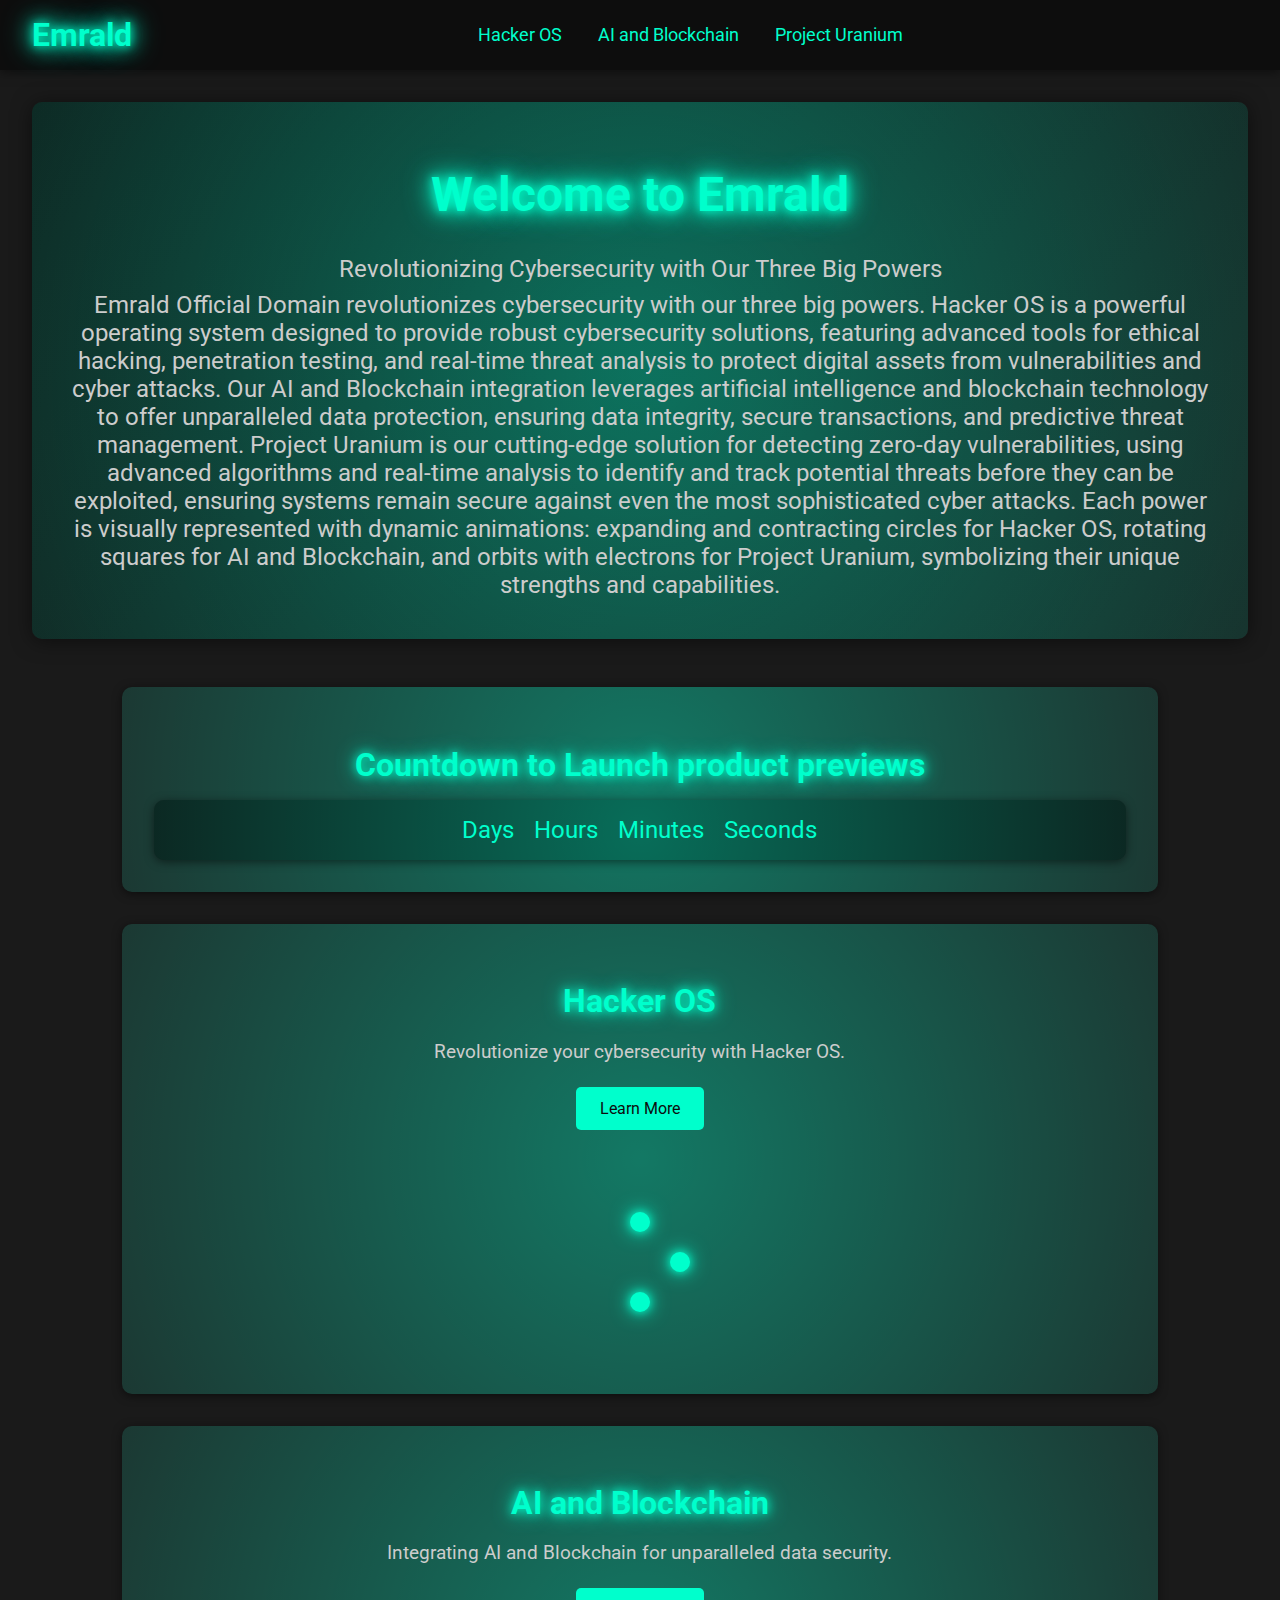
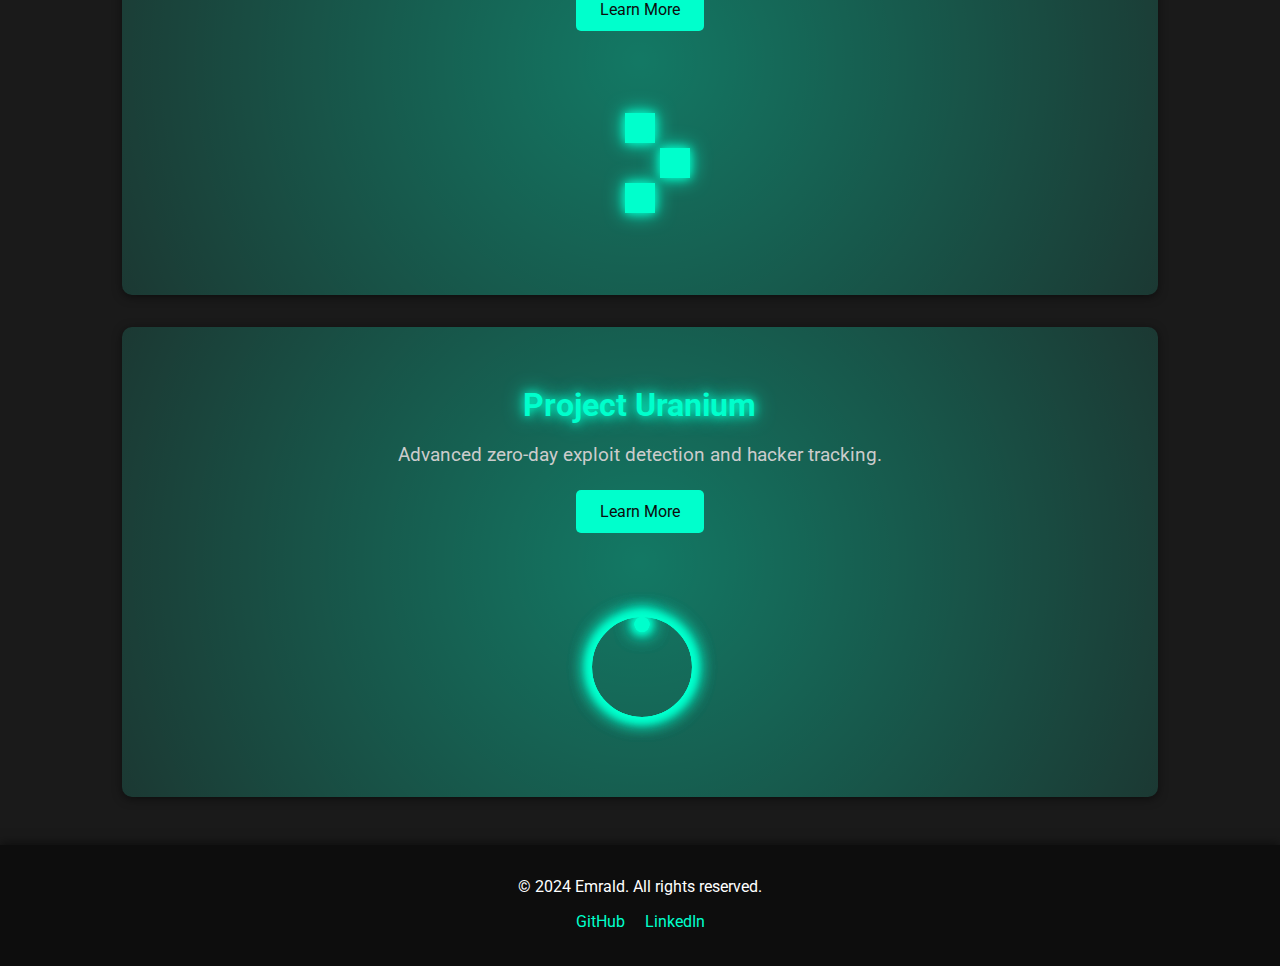
<file: index.html>
<!DOCTYPE html>
<html lang="en">
<head>
    <meta charset="UTF-8">
    <meta name="viewport" content="width=device-width, initial-scale=1.0">
    <title>Emrald Official Domain</title>
    <link rel="stylesheet" href="styles.css">
    <link href="https://fonts.googleapis.com/css2?family=Roboto:wght@400;700&display=swap" rel="stylesheet">
</head>
<body>
    <header class="header">
        <div class="logo">Emrald</div>
        <nav>
            <a href="coming soon.html">Hacker OS</a>
            <a href="coming soon.html">AI and Blockchain</a>
            <a href="coming soon.html">Project Uranium</a>
        </nav>
    </header>

    <main class="main-content">
        <section id="intro" class="hero">
            <h1>Welcome to Emrald</h1>
            <p>Revolutionizing Cybersecurity with Our Three Big Powers</p>
            <p>Emrald Official Domain revolutionizes cybersecurity with our three big powers. Hacker OS is a powerful operating system designed to provide robust cybersecurity solutions, featuring advanced tools for ethical hacking, penetration testing, and real-time threat analysis to protect digital assets from vulnerabilities and cyber attacks. Our AI and Blockchain integration leverages artificial intelligence and blockchain technology to offer unparalleled data protection, ensuring data integrity, secure transactions, and predictive threat management. Project Uranium is our cutting-edge solution for detecting zero-day vulnerabilities, using advanced algorithms and real-time analysis to identify and track potential threats before they can be exploited, ensuring systems remain secure against even the most sophisticated cyber attacks. Each power is visually represented with dynamic animations: expanding and contracting circles for Hacker OS, rotating squares for AI and Blockchain, and orbits with electrons for Project Uranium, symbolizing their unique strengths and capabilities.</p>
        </section>

        <section id="countdown" class="content">
            <div class="content-box">
                <h2>Countdown to Launch product previews</h2>
                <div id="timer" class="timer">
                    <div><span id="days"></span> Days</div>
                    <div><span id="hours"></span> Hours</div>
                    <div><span id="minutes"></span> Minutes</div>
                    <div><span id="seconds"></span> Seconds</div>
                </div>
            </div>
        </section>

        <section id="hacker-os" class="content">
            <div class="content-box">
                <h2>Hacker OS</h2>
                <p>Revolutionize your cybersecurity with Hacker OS.</p>
                <a href="comingsoonlearnmore.html" class="btn">Learn More</a>
                <div class="animation-container">
                    <div class="animation hacker-os-animation">
                        <div class="hacker-os-circle"></div>
                        <div class="hacker-os-circle"></div>
                        <div class="hacker-os-circle"></div>
                    </div>
                </div>
            </div>
        </section>

        <section id="ai-blockchain" class="content">
            <div class="content-box">
                <h2>AI and Blockchain</h2>
                <p>Integrating AI and Blockchain for unparalleled data security.</p>
                <a href="comingsoonlearnmore.html" class="btn">Learn More</a>
                <div class="animation-container">
                    <div class="animation ai-blockchain-animation">
                        <div class="ai-blockchain-square"></div>
                        <div class="ai-blockchain-square"></div>
                        <div class="ai-blockchain-square"></div>
                    </div>
                </div>
            </div>
        </section>

        <section id="project-uranium" class="content">
            <div class="content-box">
                <h2>Project Uranium</h2>
                <p>Advanced zero-day exploit detection and hacker tracking.</p>
                <a href="comingsoonlearnmore.html" class="btn">Learn More</a>
                <div class="animation-container">
                    <div class="animation project-uranium-animation">
                        <div class="project-uranium-orbit">
                            <div class="project-uranium-electron"></div>
                        </div>
                        <div class="project-uranium-orbit">
                            <div class="project-uranium-electron"></div>
                        </div>
                        <div class="project-uranium-orbit">
                            <div class="project-uranium-electron"></div>
                        </div>
                    </div>
                </div>
            </div>
        </section>
    </main>

    <footer class="footer">
        <p>&copy; 2024 Emrald. All rights reserved.</p>
        <div>
            <a href="https://github.com/skyla643">GitHub</a>
            <a href="https://www.linkedin.com/in/skylamirandareyes-a99b781b4/">LinkedIn</a>
        </div><div class="social-links">
            <a href="https://github.com/skyla643" target="_blank"><i class="fab fa-github"></i></a>
            <a href="https://www.linkedin.com/in/skylamirandareyes-a99b781b4/" target="_blank"><i class="fab fa-linkedin"></i></a>
        </div>
    </footer>

    <script src="script.js"></script>
</body>
</html>
</file>
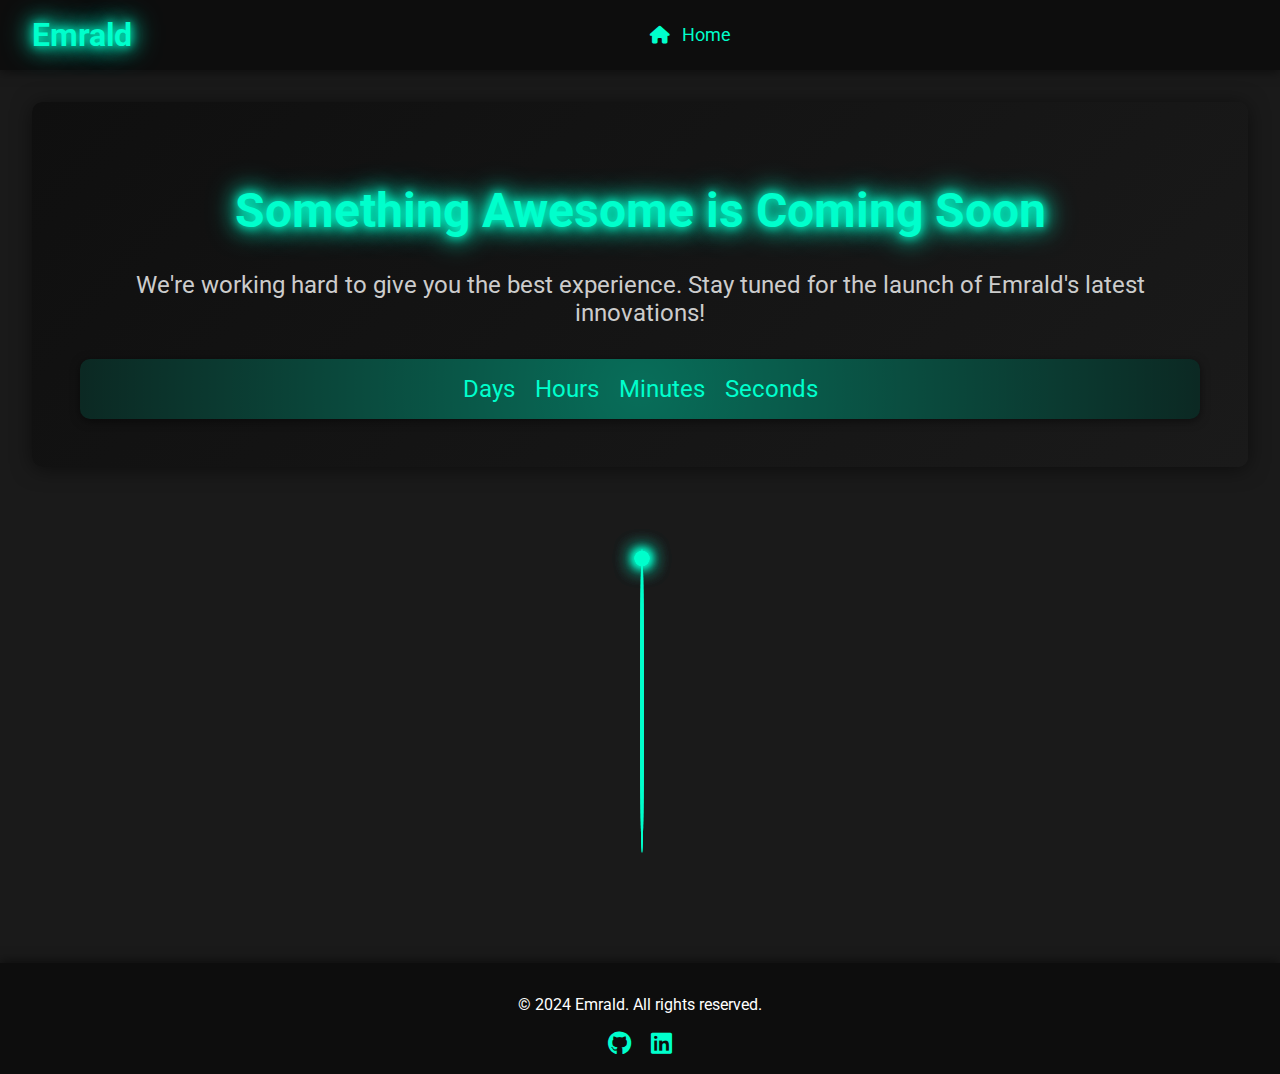
<file: coming soon.html>
<!DOCTYPE html>
<html lang="en">
<head>
    <meta charset="UTF-8">
    <meta name="viewport" content="width=device-width, initial-scale=1.0">
    <title>Emrald - Coming Soon</title>
    <link rel="stylesheet" href="comingsoon.css">
    <link href="https://fonts.googleapis.com/css2?family=Roboto:wght@400;700&display=swap" rel="stylesheet">
    <link rel="stylesheet" href="https://cdnjs.cloudflare.com/ajax/libs/font-awesome/6.0.0-beta3/css/all.min.css">
</head>
<body>
    <header class="header">
        <div class="logo">Emrald</div>
        <nav>
            <a href="index.html" class="home-btn"><i class="fas fa-home"></i> Home</a>
        </nav>
    </header>

    <main class="main-content">
        <section class="coming-soon">
            <h1>Something Awesome is Coming Soon</h1>
            <p>We're working hard to give you the best experience. Stay tuned for the launch of Emrald's latest innovations!</p>
            <div id="countdown" class="timer">
                <div><span id="days"></span> Days</div>
                <div><span id="hours"></span> Hours</div>
                <div><span id="minutes"></span> Minutes</div>
                <div><span id="seconds"></span> Seconds</div>
            </div>
        </section>

        <section class="animation-section">
            <div class="animation-container">
                <div class="animation coming-soon-animation">
                    <div class="orbit">
                        <div class="electron"></div>
                    </div>
                    <div class="orbit">
                        <div class="electron"></div>
                    </div>
                    <div class="orbit">
                        <div class="electron"></div>
                    </div>
                </div>
            </div>
        </section>
    </main>

    <footer class="footer">
        <p>&copy; 2024 Emrald. All rights reserved.</p>
        <div class="social-links">
            <a href="https://github.com/skyla643" target="_blank"><i class="fab fa-github"></i></a>
            <a href="https://www.linkedin.com/in/skylamirandareyes-a99b781b4/" target="_blank"><i class="fab fa-linkedin"></i></a>
        </div>
    </footer>

    <script src="script.js"></script>
</body>
</html>
</file>
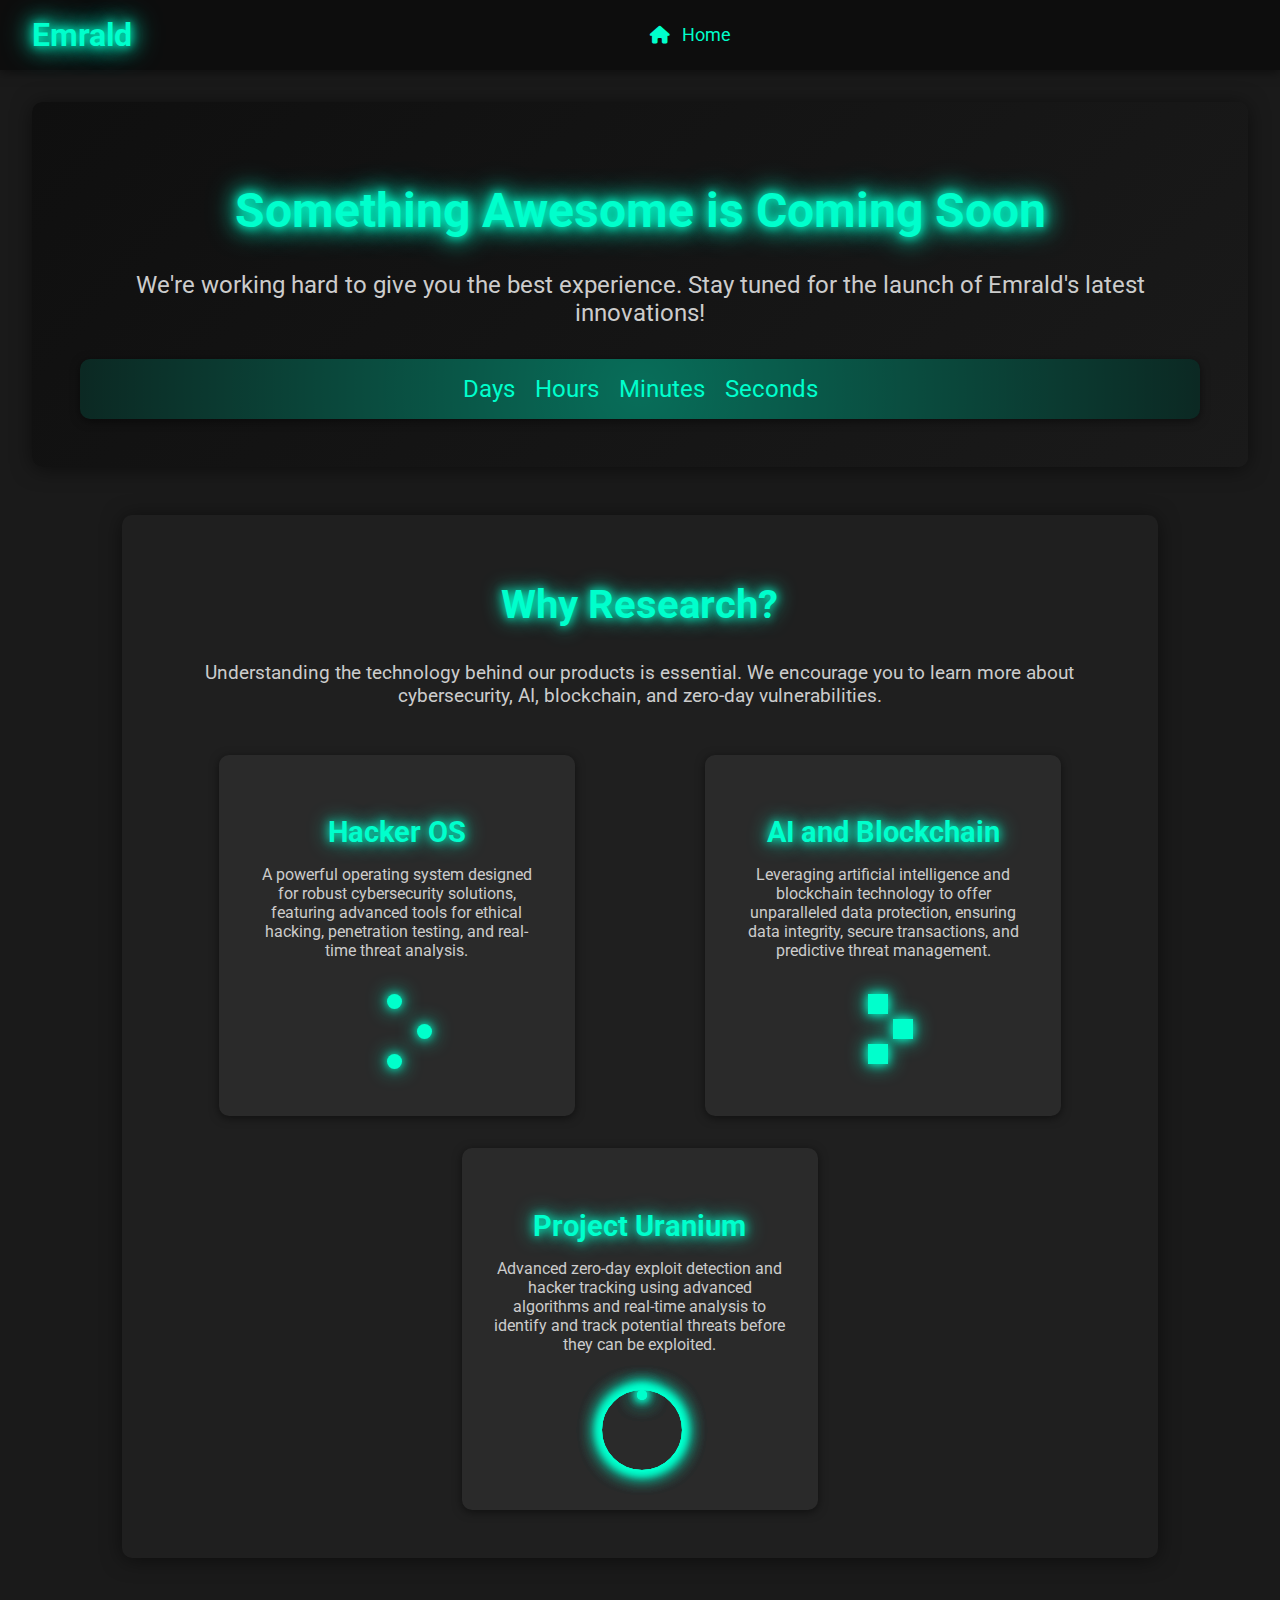
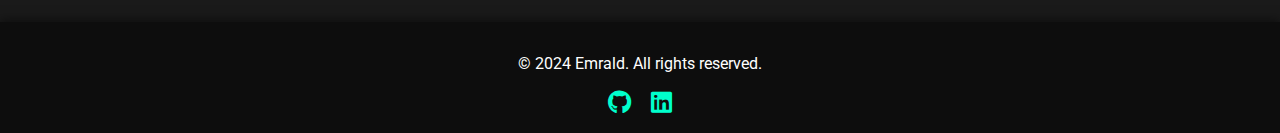
<file: comingsoonlearnmore.html>
<!DOCTYPE html>
<html lang="en">
<head>
    <meta charset="UTF-8">
    <meta name="viewport" content="width=device-width, initial-scale=1.0">
    <title>Emrald - Coming Soon</title>
    <link rel="stylesheet" href="comingsoon-learnmore.css">
    <link href="https://fonts.googleapis.com/css2?family=Roboto:wght@400;700&display=swap" rel="stylesheet">
    <link rel="stylesheet" href="https://cdnjs.cloudflare.com/ajax/libs/font-awesome/6.0.0-beta3/css/all.min.css">
</head>
<body>
    <header class="header">
        <div class="logo">Emrald</div>
        <nav>
            <a href="index.html" class="home-btn"><i class="fas fa-home"></i> Home</a>
        </nav>
    </header>

    <main class="main-content">
        <section class="coming-soon">
            <h1>Something Awesome is Coming Soon</h1>
            <p>We're working hard to give you the best experience. Stay tuned for the launch of Emrald's latest innovations!</p>
            <div id="countdown" class="timer">
                <div><span id="days"></span> Days</div>
                <div><span id="hours"></span> Hours</div>
                <div><span id="minutes"></span> Minutes</div>
                <div><span id="seconds"></span> Seconds</div>
            </div>
        </section>

        <section class="learn-more">
            <h2>Why Research?</h2>
            <p>Understanding the technology behind our products is essential. We encourage you to learn more about cybersecurity, AI, blockchain, and zero-day vulnerabilities.</p>
            <div class="product-descriptions">
                <div class="product-box">
                    <h3>Hacker OS</h3>
                    <p>A powerful operating system designed for robust cybersecurity solutions, featuring advanced tools for ethical hacking, penetration testing, and real-time threat analysis.</p>
                    <div class="animation-container">
                        <div class="animation hacker-os-animation">
                            <div class="hacker-os-circle"></div>
                            <div class="hacker-os-circle"></div>
                            <div class="hacker-os-circle"></div>
                        </div>
                    </div>
                </div>
                <div class="product-box">
                    <h3>AI and Blockchain</h3>
                    <p>Leveraging artificial intelligence and blockchain technology to offer unparalleled data protection, ensuring data integrity, secure transactions, and predictive threat management.</p>
                    <div class="animation-container">
                        <div class="animation ai-blockchain-animation">
                            <div class="ai-blockchain-square"></div>
                            <div class="ai-blockchain-square"></div>
                            <div class="ai-blockchain-square"></div>
                        </div>
                    </div>
                </div>
                <div class="product-box">
                    <h3>Project Uranium</h3>
                    <p>Advanced zero-day exploit detection and hacker tracking using advanced algorithms and real-time analysis to identify and track potential threats before they can be exploited.</p>
                    <div class="animation-container">
                        <div class="animation project-uranium-animation">
                            <div class="project-uranium-orbit">
                                <div class="project-uranium-electron"></div>
                            </div>
                            <div class="project-uranium-orbit">
                                <div class="project-uranium-electron"></div>
                            </div>
                            <div class="project-uranium-orbit">
                                <div class="project-uranium-electron"></div>
                            </div>
                        </div>
                    </div>
                </div>
            </div>
        </section>
    </main>

    <footer class="footer">
        <p>&copy; 2024 Emrald. All rights reserved.</p>
        <div class="social-links">
            <a href="https://github.com/skyla643" target="_blank"><i class="fab fa-github"></i></a>
            <a href="https://www.linkedin.com/in/skylamirandareyes-a99b781b4/" target="_blank"><i class="fab fa-linkedin"></i></a>
        </div>
    </footer>

    <script src="script.js"></script>
</body>
</html>
</file>
<file: styles.css>
/* General Styles */
body {
    margin: 0;
    font-family: 'Roboto', sans-serif;
    background-color: #1a1a1a;
    color: #f4f4f4;
    overflow-x: hidden;
}

header {
    background-color: #0d0d0d;
    color: white;
    padding: 1rem 2rem;
    display: flex;
    justify-content: space-between;
    align-items: center;
    box-shadow: 0 2px 10px rgba(0, 0, 0, 0.5);
    position: relative;
    z-index: 100;
}

header .logo {
    font-size: 2rem;
    font-weight: bold;
    color: #00ffcc;
    text-shadow: 0 0 10px #00ffcc, 0 0 20px #00ffcc, 0 0 30px #00ffcc;
}

nav {
    flex: 1;
    text-align: center;
}

nav a {
    color: #00ffcc;
    text-decoration: none;
    margin: 0 1rem;
    font-size: 1.1rem;
    transition: color 0.3s;
    position: relative;
}

nav a:before {
    content: '';
    position: absolute;
    width: 100%;
    height: 2px;
    bottom: 0;
    left: 0;
    background-color: #00ffcc;
    visibility: hidden;
    transform: scaleX(0);
    transition: all 0.3s ease-in-out;
}

nav a:hover:before {
    visibility: visible;
    transform: scaleX(1);
}

nav a:hover {
    color: #00cc99;
}

/* Main Content */
.main-content {
    padding: 2rem;
    display: flex;
    flex-direction: column;
    align-items: center;
    overflow: hidden;
}

.hero {
    text-align: center;
    margin-bottom: 2rem;
    background: linear-gradient(135deg, #0f0f0f 0%, #1a1a1a 100%);
    padding: 2rem;
    border-radius: 10px;
    box-shadow: 0 2px 20px rgba(0, 0, 0, 0.5);
    position: relative;
    overflow: hidden;
}

.hero:before {
    content: '';
    position: absolute;
    top: -50%;
    left: -50%;
    width: 200%;
    height: 200%;
    background: radial-gradient(circle, rgba(0,255,204,0.4), transparent 70%);
    animation: rotate 6s linear infinite;
    z-index: 0;
}

@keyframes rotate {
    0% { transform: rotate(0deg); }
    100% { transform: rotate(360deg); }
}

.hero h1 {
    font-size: 3rem;
    color: #00ffcc;
    text-shadow: 0 0 10px #00ffcc, 0 0 20px #00ffcc, 0 0 30px #00ffcc;
    position: relative;
    z-index: 1;
    animation: neonGlow 1.5s infinite alternate;
}

@keyframes neonGlow {
    from {
        text-shadow: 0 0 10px #00ffcc, 0 0 20px #00ffcc, 0 0 30px #00ffcc, 0 0 40px #00ffcc;
    }
    to {
        text-shadow: 0 0 20px #00ffcc, 0 0 30px #00ffcc, 0 0 40px #00ffcc, 0 0 50px #00ffcc;
    }
}

.hero p {
    font-size: 1.5rem;
    color: #cccccc;
    margin: 0.5rem 0;
    position: relative;
    z-index: 1;
    animation: fadeIn 2s ease-in-out;
}

@keyframes fadeIn {
    from {
        opacity: 0;
    }
    to {
        opacity: 1;
    }
}

.content {
    background-color: #1f1f1f;
    padding: 2rem;
    margin: 1rem 0;
    border-radius: 10px;
    box-shadow: 0 2px 10px rgba(0, 0, 0, 0.5);
    width: 80%;
    text-align: center;
    transition: transform 0.3s, box-shadow 0.3s;
    position: relative;
    overflow: hidden;
}

.content:before {
    content: '';
    position: absolute;
    top: -50%;
    left: -50%;
    width: 200%;
    height: 200%;
    background: radial-gradient(circle, rgba(0,255,204,0.4), transparent 70%);
    animation: rotate 6s linear infinite;
    z-index: 0;
}

.content:hover {
    transform: scale(1.05);
    box-shadow: 0 4px 20px rgba(0, 0, 0, 0.7);
}

.content-box {
    position: relative;
    z-index: 1;
}

.content h2 {
    font-size: 2rem;
    margin-bottom: 1rem;
    color: #00ffcc;
    text-shadow: 0 0 10px #00ffcc, 0 0 20px #00ffcc;
    animation: neonGlow 1.5s infinite alternate;
}

.content p {
    font-size: 1.2rem;
    margin-bottom: 1.5rem;
    color: #cccccc;
    animation: fadeIn 2s ease-in-out;
}

.btn {
    display: inline-block;
    padding: 0.75rem 1.5rem;
    background-color: #00ffcc;
    color: #0d0d0d;
    text-decoration: none;
    border-radius: 5px;
    font-size: 1rem;
    transition: background-color 0.3s, color 0.3s, transform 0.3s;
    position: relative;
    z-index: 1;
    animation: pulse 2s infinite;
}

@keyframes pulse {
    0% { transform: scale(1); }
    50% { transform: scale(1.1); }
    100% { transform: scale(1); }
}

.btn:hover {
    background-color: #00cc99;
    color: #ffffff;
    transform: scale(1.1);
}

.animation-container {
    margin-top: 2rem;
    height: 200px;
    display: flex;
    justify-content: center;
    align-items: center;
}

.animation {
    width: 100px;
    height: 100px;
    position: relative;
}

/* Hacker OS Animation */
.hacker-os-animation .hacker-os-circle {
    width: 20px;
    height: 20px;
    background-color: #00ffcc;
    border-radius: 50%;
    position: absolute;
    animation: hackerOSAnimation 2s linear infinite;
    box-shadow: 0 0 10px #00ffcc, 0 0 20px #00ffcc;
}

.hacker-os-animation .hacker-os-circle:nth-child(1) {
    top: 0;
    left: 40px;
}

.hacker-os-animation .hacker-os-circle:nth-child(2) {
    top: 40px;
    left: 80px;
    animation-delay: 0.5s;
}

.hacker-os-animation .hacker-os-circle:nth-child(3) {
    top: 80px;
    left: 40px;
    animation-delay: 1s;
}

@keyframes hackerOSAnimation {
    0%, 100% { transform: scale(1); }
    50% { transform: scale(1.5); }
}

/* AI and Blockchain Animation */
.ai-blockchain-animation .ai-blockchain-square {
    width: 30px;
    height: 30px;
    background-color: #00ffcc;
    position: absolute;
    animation: aiBlockchainAnimation 3s linear infinite;
    box-shadow: 0 0 10px #00ffcc, 0 0 20px #00ffcc;
}

.ai-blockchain-animation .ai-blockchain-square:nth-child(1) {
    top: 0;
    left: 35px;
}

.ai-blockchain-animation .ai-blockchain-square:nth-child(2) {
    top: 35px;
    left: 70px;
    animation-delay: 0.5s;
}

.ai-blockchain-animation .ai-blockchain-square:nth-child(3) {
    top: 70px;
    left: 35px;
    animation-delay: 1s;
}

@keyframes aiBlockchainAnimation {
    0%, 100% { transform: rotate(0deg); }
    50% { transform: rotate(180deg); }
}

/* Project Uranium Animation */
.project-uranium-animation .project-uranium-orbit {
    position: absolute;
    width: 100%;
    height: 100%;
    border: 2px solid #00ffcc;
    border-radius: 50%;
    animation: projectUraniumAnimation 4s linear infinite;
    box-shadow: 0 0 10px #00ffcc, 0 0 20px #00ffcc;
}

.project-uranium-animation .project-uranium-electron {
    width: 15px;
    height: 15px;
    background-color: #00ffcc;
    border-radius: 50%;
    position: absolute;
    top: 0;
    left: 50%;
    transform: translateX(-50%);
    box-shadow: 0 0 10px #00ffcc, 0 0 20px #00ffcc;
}

.project-uranium-animation .project-uranium-orbit:nth-child(1) {
    animation-delay: 0s;
}

.project-uranium-animation .project-uranium-orbit:nth-child(2) {
    animation-delay: 1.33s;
}

.project-uranium-animation .project-uranium-orbit:nth-child(3) {
    animation-delay: 2.66s;
}

@keyframes projectUraniumAnimation {
    0% { transform: rotate(0deg); }
    100% { transform: rotate(360deg); }
}

/* Countdown Timer */
#timer {
    display: flex;
    justify-content: center;
    gap: 20px;
    font-size: 1.5rem;
    color: #00ffcc;
    background-color: #0d0d0d;
    padding: 1rem;
    border-radius: 10px;
    box-shadow: 0 2px 10px rgba(0, 0, 0, 0.5);
    position: relative;
    overflow: hidden;
}

#timer:before {
    content: '';
    position: absolute;
    top: -50%;
    left: -50%;
    width: 200%;
    height: 200%;
    background: radial-gradient(circle, rgba(0,255,204,0.4), transparent 70%);
    animation: rotate 6s linear infinite;
    z-index: 0;
}

#timer div {
    display: flex;
    flex-direction: column;
    align-items: center;
    z-index: 1;
}

/* Footer */
footer {
    background-color: #0d0d0d;
    color: white;
    text-align: center;
    padding: 1rem 0;
    width: 100%;
    box-shadow: 0 -2px 10px rgba(0, 0, 0, 0.5);
}

footer a {
    color: #00ffcc;
    text-decoration: none;
    margin: 0 0.5rem;
    transition: color 0.3s;
}

footer a:hover {
    color: #00cc99;
}

@media (max-width: 768px) {
    header {
        flex-direction: column;
        text-align: center;
    }

    nav {
        margin-bottom: 1rem;
    }

    .content {
        width: 90%;
    }
}
</file>
<file: comingsoon.css>
/* General Styles */
body {
    margin: 0;
    font-family: 'Roboto', sans-serif;
    background-color: #1a1a1a;
    color: #f4f4f4;
    overflow-x: hidden;
}

header {
    background-color: #0d0d0d;
    color: white;
    padding: 1rem 2rem;
    display: flex;
    justify-content: space-between;
    align-items: center;
    box-shadow: 0 2px 10px rgba(0, 0, 0, 0.5);
    position: relative;
    z-index: 100;
}

header .logo {
    font-size: 2rem;
    font-weight: bold;
    color: #00ffcc;
    text-shadow: 0 0 10px #00ffcc, 0 0 20px #00ffcc, 0 0 30px #00ffcc;
}

nav {
    flex: 1;
    text-align: center;
}

nav a.home-btn {
    color: #00ffcc;
    text-decoration: none;
    font-size: 1.1rem;
    transition: color 0.3s;
}

nav a.home-btn i {
    margin-right: 0.5rem;
}

nav a.home-btn:hover {
    color: #00cc99;
}

.main-content {
    padding: 2rem;
    display: flex;
    flex-direction: column;
    align-items: center;
    text-align: center;
}

.coming-soon {
    background: linear-gradient(135deg, #0f0f0f 0%, #1a1a1a 100%);
    padding: 3rem;
    border-radius: 10px;
    box-shadow: 0 2px 20px rgba(0, 0, 0, 0.5);
    position: relative;
    overflow: hidden;
}

.coming-soon h1 {
    font-size: 3rem;
    color: #00ffcc;
    text-shadow: 0 0 10px #00ffcc, 0 0 20px #00ffcc, 0 0 30px #00ffcc;
    animation: neonGlow 1.5s infinite alternate;
}

.coming-soon p {
    font-size: 1.5rem;
    color: #cccccc;
    margin: 1rem 0;
    animation: fadeIn 2s ease-in-out;
}

@keyframes neonGlow {
    from {
        text-shadow: 0 0 10px #00ffcc, 0 0 20px #00ffcc, 0 0 30px #00ffcc, 0 0 40px #00ffcc;
    }
    to {
        text-shadow: 0 0 20px #00ffcc, 0 0 30px #00ffcc, 0 0 40px #00ffcc, 0 0 50px #00ffcc;
    }
}

@keyframes fadeIn {
    from {
        opacity: 0;
    }
    to {
        opacity: 1;
    }
}

.timer {
    display: flex;
    justify-content: center;
    gap: 20px;
    font-size: 1.5rem;
    color: #00ffcc;
    background-color: #0d0d0d;
    padding: 1rem;
    border-radius: 10px;
    box-shadow: 0 2px 10px rgba(0, 0, 0, 0.5);
    position: relative;
    overflow: hidden;
    margin-top: 2rem;
}

.timer:before {
    content: '';
    position: absolute;
    top: -50%;
    left: -50%;
    width: 200%;
    height: 200%;
    background: radial-gradient(circle, rgba(0,255,204,0.4), transparent 70%);
    animation: rotate 6s linear infinite;
    z-index: 0;
}

.timer div {
    display: flex;
    flex-direction: column;
    align-items: center;
    z-index: 1;
}

.animation-section {
    position: relative;
    margin-top: 2rem;
    height: 400px;
}

.animation-container {
    position: absolute;
    top: 0;
    left: 50%;
    transform: translateX(-50%);
    display: flex;
    justify-content: center;
    align-items: center;
    height: 100%;
    width: 100%;
}

.coming-soon-animation {
    width: 300px;
    height: 300px;
    position: relative;
}

.coming-soon-animation .orbit {
    position: absolute;
    width: 100%;
    height: 100%;
    border: 2px solid #00ffcc;
    border-radius: 50%;
    animation: rotate 4s linear infinite;
}

.coming-soon-animation .electron {
    width: 15px;
    height: 15px;
    background-color: #00ffcc;
    border-radius: 50%;
    position: absolute;
    top: 0;
    left: 50%;
    transform: translateX(-50%);
    box-shadow: 0 0 10px #00ffcc, 0 0 20px #00ffcc;
}

.coming-soon-animation .orbit:nth-child(1) {
    animation-delay: 0s;
}

.coming-soon-animation .orbit:nth-child(2) {
    animation-delay: 1.33s;
}

.coming-soon-animation .orbit:nth-child(3) {
    animation-delay: 2.66s;
}

@keyframes rotate {
    0% { transform: rotate(0deg); }
    100% { transform: rotate(360deg); }
}

footer {
    background-color: #0d0d0d;
    color: white;
    text-align: center;
    padding: 1rem 0;
    width: 100%;
    box-shadow: 0 -2px 10px rgba(0, 0, 0, 0.5);
    margin-top: 2rem;
}

.social-links {
    margin-top: 1rem;
}

.social-links a {
    color: #00ffcc;
    margin: 0 0.5rem;
    font-size: 1.5rem;
    transition: color 0.3s;
}

.social-links a:hover {
    color: #00cc99;
}

@media (max-width: 768px) {
    header {
        text-align: center;
    }

    .timer {
        flex-direction: column;
    }
}
</file>
<file: comingsoon-learnmore.css>
/* General Styles */
body {
    margin: 0;
    font-family: 'Roboto', sans-serif;
    background-color: #1a1a1a;
    color: #f4f4f4;
    overflow-x: hidden;
}

header {
    background-color: #0d0d0d;
    color: white;
    padding: 1rem 2rem;
    display: flex;
    justify-content: space-between;
    align-items: center;
    box-shadow: 0 2px 10px rgba(0, 0, 0, 0.5);
    position: relative;
    z-index: 100;
}

header .logo {
    font-size: 2rem;
    font-weight: bold;
    color: #00ffcc;
    text-shadow: 0 0 10px #00ffcc, 0 0 20px #00ffcc, 0 0 30px #00ffcc;
}

nav {
    flex: 1;
    text-align: center;
}

nav a.home-btn {
    color: #00ffcc;
    text-decoration: none;
    font-size: 1.1rem;
    transition: color 0.3s;
}

nav a.home-btn i {
    margin-right: 0.5rem;
}

nav a.home-btn:hover {
    color: #00cc99;
}

.main-content {
    padding: 2rem;
    display: flex;
    flex-direction: column;
    align-items: center;
    text-align: center;
}

.coming-soon {
    background: linear-gradient(135deg, #0f0f0f 0%, #1a1a1a 100%);
    padding: 3rem;
    border-radius: 10px;
    box-shadow: 0 2px 20px rgba(0, 0, 0, 0.5);
    position: relative;
    overflow: hidden;
}

.coming-soon h1 {
    font-size: 3rem;
    color: #00ffcc;
    text-shadow: 0 0 10px #00ffcc, 0 0 20px #00ffcc, 0 0 30px #00ffcc;
    animation: neonGlow 1.5s infinite alternate;
}

.coming-soon p {
    font-size: 1.5rem;
    color: #cccccc;
    margin: 1rem 0;
    animation: fadeIn 2s ease-in-out;
}

@keyframes neonGlow {
    from {
        text-shadow: 0 0 10px #00ffcc, 0 0 20px #00ffcc, 0 0 30px #00ffcc, 0 0 40px #00ffcc;
    }
    to {
        text-shadow: 0 0 20px #00ffcc, 0 0 30px #00ffcc, 0 0 40px #00ffcc, 0 0 50px #00ffcc;
    }
}

@keyframes fadeIn {
    from {
        opacity: 0;
    }
    to {
        opacity: 1;
    }
}

.timer {
    display: flex;
    justify-content: center;
    gap: 20px;
    font-size: 1.5rem;
    color: #00ffcc;
    background-color: #0d0d0d;
    padding: 1rem;
    border-radius: 10px;
    box-shadow: 0 2px 10px rgba(0, 0, 0, 0.5);
    position: relative;
    overflow: hidden;
    margin-top: 2rem;
}

.timer:before {
    content: '';
    position: absolute;
    top: -50%;
    left: -50%;
    width: 200%;
    height: 200%;
    background: radial-gradient(circle, rgba(0,255,204,0.4), transparent 70%);
    animation: rotate 6s linear infinite;
    z-index: 0;
}

.timer div {
    display: flex;
    flex-direction: column;
    align-items: center;
    z-index: 1;
}

.learn-more {
    margin-top: 3rem;
    padding: 2rem;
    background-color: #1f1f1f;
    border-radius: 10px;
    box-shadow: 0 2px 20px rgba(0, 0, 0, 0.5);
    width: 80%;
}

.learn-more h2 {
    font-size: 2.5rem;
    color: #00ffcc;
    text-shadow: 0 0 10px #00ffcc, 0 0 20px #00ffcc;
    animation: neonGlow 1.5s infinite alternate;
}

.learn-more p {
    font-size: 1.2rem;
    color: #cccccc;
    margin-bottom: 2rem;
    animation: fadeIn 2s ease-in-out;
}

.product-descriptions {
    display: flex;
    justify-content: space-around;
    flex-wrap: wrap;
}

.product-box {
    background-color: #2a2a2a;
    padding: 2rem;
    margin: 1rem;
    border-radius: 10px;
    width: 30%;
    box-shadow: 0 2px 10px rgba(0, 0, 0, 0.5);
    transition: transform 0.3s, box-shadow 0.3s;
}

.product-box:hover {
    transform: scale(1.05);
    box-shadow: 0 4px 20px rgba(0, 0, 0, 0.7);
}

.product-box h3 {
    font-size: 1.8rem;
    color: #00ffcc;
    text-shadow: 0 0 10px #00ffcc, 0 0 20px #00ffcc;
    margin-bottom: 1rem;
}

.product-box p {
    font-size: 1rem;
    color: #cccccc;
    margin-bottom: 1.5rem;
}

.animation-container {
    margin-top: 1rem;
    height: 100px;
    display: flex;
    justify-content: center;
    align-items: center;
}

.animation {
    width: 80px;
    height: 80px;
    position: relative;
}

/* Hacker OS Animation */
.hacker-os-animation .hacker-os-circle {
    width: 15px;
    height: 15px;
    background-color: #00ffcc;
    border-radius: 50%;
    position: absolute;
    animation: hackerOSAnimation 2s linear infinite;
    box-shadow: 0 0 10px #00ffcc, 0 0 20px #00ffcc;
}

.hacker-os-animation .hacker-os-circle:nth-child(1) {
    top: 0;
    left: 30px;
}

.hacker-os-animation .hacker-os-circle:nth-child(2) {
    top: 30px;
    left: 60px;
    animation-delay: 0.5s;
}

.hacker-os-animation .hacker-os-circle:nth-child(3) {
    top: 60px;
    left: 30px;
    animation-delay: 1s;
}

@keyframes hackerOSAnimation {
    0%, 100% { transform: scale(1); }
    50% { transform: scale(1.5); }
}

/* AI and Blockchain Animation */
.ai-blockchain-animation .ai-blockchain-square {
    width: 20px;
    height: 20px;
    background-color: #00ffcc;
    position: absolute;
    animation: aiBlockchainAnimation 3s linear infinite;
    box-shadow: 0 0 10px #00ffcc, 0 0 20px #00ffcc;
}

.ai-blockchain-animation .ai-blockchain-square:nth-child(1) {
    top: 0;
    left: 25px;
}

.ai-blockchain-animation .ai-blockchain-square:nth-child(2) {
    top: 25px;
    left: 50px;
    animation-delay: 0.5s;
}

.ai-blockchain-animation .ai-blockchain-square:nth-child(3) {
    top: 50px;
    left: 25px;
    animation-delay: 1s;
}

@keyframes aiBlockchainAnimation {
    0%, 100% { transform: rotate(0deg); }
    50% { transform: rotate(180deg); }
}

/* Project Uranium Animation */
.project-uranium-animation .project-uranium-orbit {
    position: absolute;
    width: 100%;
    height: 100%;
    border: 2px solid #00ffcc;
    border-radius: 50%;
    animation: projectUraniumAnimation 4s linear infinite;
    box-shadow: 0 0 10px #00ffcc, 0 0 20px #00ffcc;
}

.project-uranium-animation .project-uranium-electron {
    width: 10px;
    height: 10px;
    background-color: #00ffcc;
    border-radius: 50%;
    position: absolute;
    top: 0;
    left: 50%;
    transform: translateX(-50%);
    box-shadow: 0 0 10px #00ffcc, 0 0 20px #00ffcc;
}

.project-uranium-animation .project-uranium-orbit:nth-child(1) {
    animation-delay: 0s;
}

.project-uranium-animation .project-uranium-orbit:nth-child(2) {
    animation-delay: 1.33s;
}

.project-uranium-animation .project-uranium-orbit:nth-child(3) {
    animation-delay: 2.66s;
}

@keyframes projectUraniumAnimation {
    0% { transform: rotate(0deg); }
    100% { transform: rotate(360deg); }
}

footer {
    background-color: #0d0d0d;
    color: white;
    text-align: center;
    padding: 1rem 0;
    width: 100%;
    box-shadow: 0 -2px 10px rgba(0, 0, 0, 0.5);
    margin-top: 2rem;
}

.social-links {
    margin-top: 1rem;
}

.social-links a {
    color: #00ffcc;
    margin: 0 0.5rem;
    font-size: 1.5rem;
    transition: color 0.3s;
}

.social-links a:hover {
    color: #00cc99;
}

@media (max-width: 768px) {
    header {
        text-align: center;
    }

    .timer {
        flex-direction: column;
    }

    .learn-more {
        width: 90%;
    }

    .product-box {
        width: 100%;
        margin: 1rem 0;
    }
}
</file>
